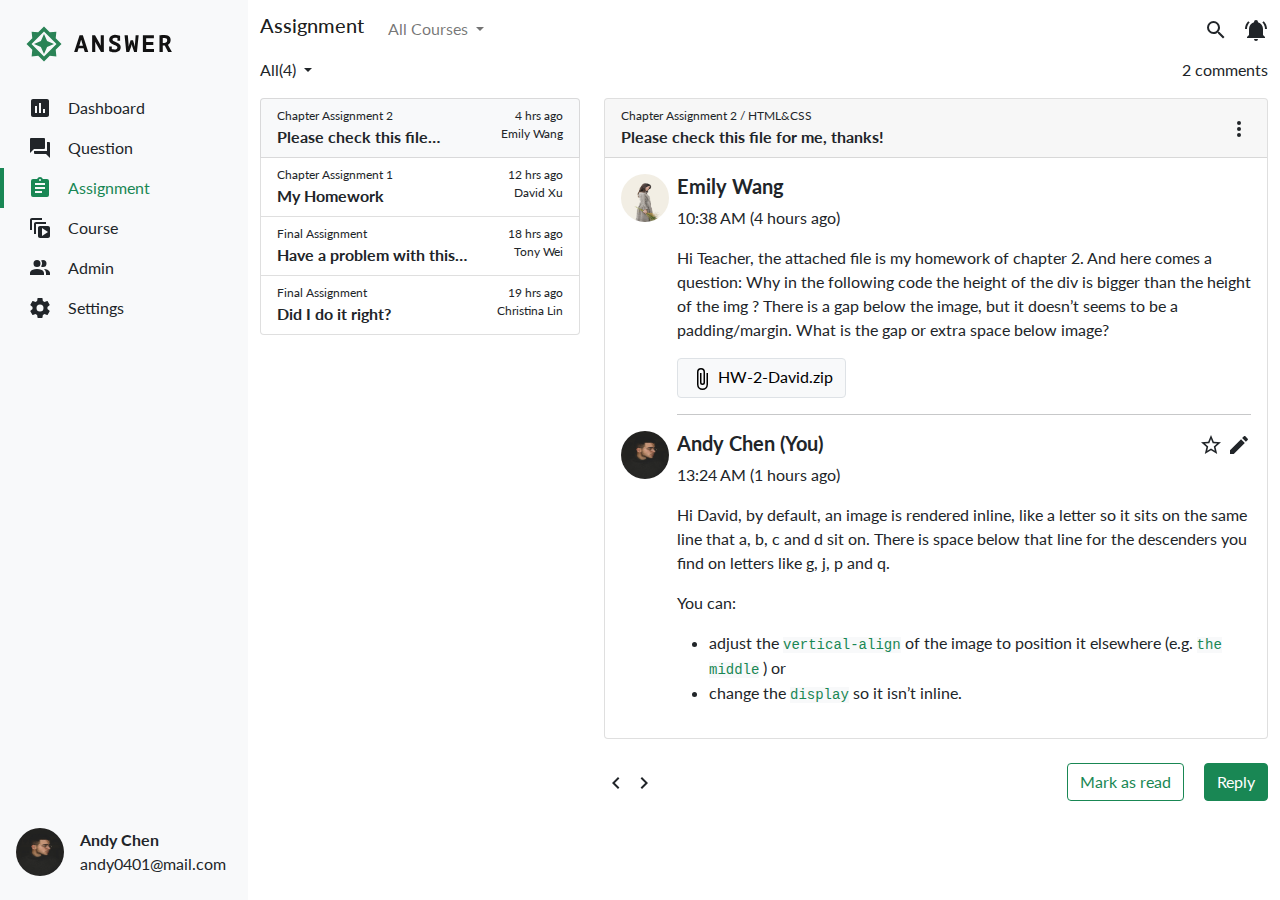
<file: index.html>
<!DOCTYPE html>
<html lang="en">

  <head>
    <meta charset="UTF-8">
    <meta name="viewport" content="width=device-width, initial-scale=1.0">
    <meta http-equiv="X-UA-Compatible" content="ie=edge">
    <title>week5</title>
    <link rel="stylesheet" href="https://cdnjs.cloudflare.com/ajax/libs/font-awesome/5.13.0/css/all.min.css" />
    <link rel="stylesheet" href="./assets/style/bootstrap.css">
    <link rel="stylesheet" href="./assets/style/all.css">
  </head>

  <body>
    <div class="body-container d-flex">
      <ul class="nav flex-column bg-light" style="height: 100vh;">
        <li>
          <a href="#"><img src="./assets/images/logo-ANSWER.svg" alt="logo" class="my-4 ps-4"></a>
        </li>
        <li class="nav-item border-start border-4 border-light">
          <a href="#" class="d-flex text-decoration-none ps-4 py-2">
            <svg style="width:24px;height:24px" viewBox="0 0 24 24" class="me-3">
              <path fill="currentColor"
                d="M19 3H5C3.9 3 3 3.9 3 5V19C3 20.1 3.9 21 5 21H19C20.1 21 21 20.1 21 19V5C21 3.9 20.1 3 19 3M9 17H7V10H9V17M13 17H11V7H13V17M17 17H15V13H17V17Z" />
            </svg>
            Dashboard
          </a>
        </li>
        <li class="nav-item border-start border-4 border-light">
          <a href="#" class="d-flex text-decoration-none ps-4 py-2">
            <svg style="width:24px;height:24px" viewBox="0 0 24 24" class="me-3">
              <path fill="currentColor"
                d="M17,12V3A1,1 0 0,0 16,2H3A1,1 0 0,0 2,3V17L6,13H16A1,1 0 0,0 17,12M21,6H19V15H6V17A1,1 0 0,0 7,18H18L22,22V7A1,1 0 0,0 21,6Z" />
            </svg>
            Question
          </a>
        </li>
        <li class="nav-item border-start border-4 border-success">
          <a href="./index.html" class="text-success d-flex align-items-center text-decoration-none  ps-4 py-2">
            <svg style="width:24px;height:24px" viewBox="0 0 24 24" class="me-3">
              <path fill="currentColor"
                d="M17,9H7V7H17M17,13H7V11H17M14,17H7V15H14M12,3A1,1 0 0,1 13,4A1,1 0 0,1 12,5A1,1 0 0,1 11,4A1,1 0 0,1 12,3M19,3H14.82C14.4,1.84 13.3,1 12,1C10.7,1 9.6,1.84 9.18,3H5A2,2 0 0,0 3,5V19A2,2 0 0,0 5,21H19A2,2 0 0,0 21,19V5A2,2 0 0,0 19,3Z" />
            </svg>
            Assignment
          </a>
        </li>
        <li class="nav-item border-start border-4 border-light">
          <a href="#" class="d-flex text-decoration-none ps-4 py-2">
            <svg style="width:24px;height:24px" viewBox="0 0 24 24" class="me-3">
              <path fill="currentColor"
                d="M4,2H14V4H4V14H2V4C2,2.89 2.89,2 4,2M8,6H18V8H8V18H6V8C6,6.89 6.89,6 8,6M12,10H20C21.11,10 22,10.89 22,12V20C22,21.11 21.11,22 20,22H12C10.89,22 10,21.11 10,20V12C10,10.89 10.89,10 12,10M14,12V20L20,16L14,12Z" />
            </svg>
            Course
          </a>
        </li>
        <li class="nav-item border-start border-4 border-light">
          <a href="./admin.html" class="d-flex text-decoration-none ps-4 py-2">
            <svg style="width:24px;height:24px" viewBox="0 0 24 24" class="me-3">
              <path fill="currentColor"
                d="M16 17V19H2V17S2 13 9 13 16 17 16 17M12.5 7.5A3.5 3.5 0 1 0 9 11A3.5 3.5 0 0 0 12.5 7.5M15.94 13A5.32 5.32 0 0 1 18 17V19H22V17S22 13.37 15.94 13M15 4A3.39 3.39 0 0 0 13.07 4.59A5 5 0 0 1 13.07 10.41A3.39 3.39 0 0 0 15 11A3.5 3.5 0 0 0 15 4Z" />
            </svg>
            Admin
          </a>
        </li>
        <li class="nav-item border-start border-4 border-light">
          <a href="#" class="d-flex align-items-center text-decoration-none ps-4 py-2">
            <svg style="width:24px;height:24px" viewBox="0 0 24 24" class="me-3">
              <path fill="currentColor"
                d="M12,15.5A3.5,3.5 0 0,1 8.5,12A3.5,3.5 0 0,1 12,8.5A3.5,3.5 0 0,1 15.5,12A3.5,3.5 0 0,1 12,15.5M19.43,12.97C19.47,12.65 19.5,12.33 19.5,12C19.5,11.67 19.47,11.34 19.43,11L21.54,9.37C21.73,9.22 21.78,8.95 21.66,8.73L19.66,5.27C19.54,5.05 19.27,4.96 19.05,5.05L16.56,6.05C16.04,5.66 15.5,5.32 14.87,5.07L14.5,2.42C14.46,2.18 14.25,2 14,2H10C9.75,2 9.54,2.18 9.5,2.42L9.13,5.07C8.5,5.32 7.96,5.66 7.44,6.05L4.95,5.05C4.73,4.96 4.46,5.05 4.34,5.27L2.34,8.73C2.21,8.95 2.27,9.22 2.46,9.37L4.57,11C4.53,11.34 4.5,11.67 4.5,12C4.5,12.33 4.53,12.65 4.57,12.97L2.46,14.63C2.27,14.78 2.21,15.05 2.34,15.27L4.34,18.73C4.46,18.95 4.73,19.03 4.95,18.95L7.44,17.94C7.96,18.34 8.5,18.68 9.13,18.93L9.5,21.58C9.54,21.82 9.75,22 10,22H14C14.25,22 14.46,21.82 14.5,21.58L14.87,18.93C15.5,18.67 16.04,18.34 16.56,17.94L19.05,18.95C19.27,19.03 19.54,18.95 19.66,18.73L21.66,15.27C21.78,15.05 21.73,14.78 21.54,14.63L19.43,12.97Z" />
            </svg>
            Settings
          </a>
        </li>
        <li class="d-flex align-items-center ps-3 mt-auto mb-4">
          <img src="./assets/images/andychen.jpeg" alt="andychen" class="rounded-circle me-3 flex-shrink-0"
            style="width: 3rem; height: 3rem;">
          <div class="info">
            <span class="fw-bold">Andy Chen</span>
            <span>andy0401@mail.com</span>
          </div>
        </li>
      </ul>
      <div class="container">
  <div class="row">
    <div class="col-12">
      <nav class="navbar navbar-expand-lg navbar-light">
        <h1 class="navbar-brand">Assignment</h1>
        <button class="navbar-toggler" type="button" data-bs-toggle="collapse" data-bs-target="#navbarSupportedContent"
          aria-controls="navbarSupportedContent" aria-expanded="false" aria-label="Toggle navigation">
          <span class="navbar-toggler-icon"></span>
        </button>
        <div class="collapse navbar-collapse" id="navbarSupportedContent">
          <ul class="navbar-nav me-auto mb-2 mb-lg-0">
            <li class="nav-item dropdown">
              <a class="nav-link dropdown-toggle" href="#" id="navbarDropdown" role="button" data-bs-toggle="dropdown"
                aria-expanded="false">
                All Courses
              </a>
              <ul class="dropdown-menu" aria-labelledby="navbarDropdown">
                <li><a class="dropdown-item" href="#">Action</a></li>
                <li><a class="dropdown-item" href="#">Another action</a></li>
                <li>
                  <hr class="dropdown-divider">
                </li>
                <li><a class="dropdown-item" href="#">Something else here</a></li>
              </ul>
            </li>
          </ul>
          <div class="d-flex align-items-center">
            <a href="#" class="me-3">
              <svg style="width:24px;height:24px" viewBox="0 0 24 24">
                <path fill="currentColor"
                  d="M9.5,3A6.5,6.5 0 0,1 16,9.5C16,11.11 15.41,12.59 14.44,13.73L14.71,14H15.5L20.5,19L19,20.5L14,15.5V14.71L13.73,14.44C12.59,15.41 11.11,16 9.5,16A6.5,6.5 0 0,1 3,9.5A6.5,6.5 0 0,1 9.5,3M9.5,5C7,5 5,7 5,9.5C5,12 7,14 9.5,14C12,14 14,12 14,9.5C14,7 12,5 9.5,5Z" />
              </svg>
            </a>
            <a href="#">
              <svg style="width:24px;height:24px" viewBox="0 0 24 24">
                <path fill="currentColor"
                  d="M21,19V20H3V19L5,17V11C5,7.9 7.03,5.17 10,4.29C10,4.19 10,4.1 10,4A2,2 0 0,1 12,2A2,2 0 0,1 14,4C14,4.1 14,4.19 14,4.29C16.97,5.17 19,7.9 19,11V17L21,19M14,21A2,2 0 0,1 12,23A2,2 0 0,1 10,21M19.75,3.19L18.33,4.61C20.04,6.3 21,8.6 21,11H23C23,8.07 21.84,5.25 19.75,3.19M1,11H3C3,8.6 3.96,6.3 5.67,4.61L4.25,3.19C2.16,5.25 1,8.07 1,11Z" />
              </svg>
            </a>
          </div>
        </div>
      </nav>
    </div>
    <div class="col-12 d-flex justify-content-between">
      <a class="text-decoration-none dropdown-toggle" href="#" id="navbarDropdown" role="button" data-bs-toggle="dropdown"
        aria-expanded="false">
        All(4)
      </a>
      <ul class="dropdown-menu" aria-labelledby="navbarDropdown">
        <li><a class="dropdown-item" href="#">Action</a></li>
        <li><a class="dropdown-item" href="#">Another action</a></li>
        <li>
          <a class="dropdown-item" href="#">Something else here</a>
        </li>
        <li><a class="dropdown-item" href="#">Something else here</a></li>
      </ul>
      <p>2 comments</p>
    </div>
    <div class="col-4">
      <ul class="list-group">
        <li class="list-group-item bg-light">
          <a href="#" class="text-decoration-none">
            <div class="list-title d-flex justify-content-between fs-8">
              <span>Chapter Assignment 2</span>
              <span>4 hrs ago</span>
            </div>
            <div class="list-content d-flex justify-content-between">
              <span class="fw-bold">Please check this file…</span>
              <span class="fs-8 gray">Emily Wang</span>
            </div>
          </a>
        </li>
        <li class="list-group-item">
          <a href="#" class="text-decoration-none">
            <div class="list-title d-flex justify-content-between fs-8">
              <span>Chapter Assignment 1</span>
              <span>12 hrs ago</span>
            </div>
            <div class="list-content d-flex justify-content-between">
              <span class="fw-bold">My Homework</span>
              <span class="fs-8">David Xu</span>
            </div>
          </a>
        </li>
        <li class="list-group-item">
          <a href="#" class="text-decoration-none">
            <div class="list-title d-flex justify-content-between fs-8">
              <span>Final Assignment</span>
              <span>18 hrs ago</span>
            </div>
            <div class="list-content d-flex justify-content-between">
              <span class="fw-bold">Have a problem with this…</span>
              <span class="fs-8">Tony Wei</span>
            </div>
          </a>
        </li>
        <li class="list-group-item">
          <a href="#" class="text-decoration-none">
            <div class="list-title d-flex justify-content-between fs-8">
              <span>Final Assignment</span>
              <span>19 hrs ago</span>
            </div>
            <div class="list-content d-flex justify-content-between">
              <span class="fw-bold">Did I do it right?</span>
              <span class="fs-8">Christina Lin</span>
            </div>
          </a>
        </li>
      </ul>
    </div>
    <div class="col-8">
      <div class="card">
        <div class="card-header">
          <div class="list-title d-flex justify-content-between align-items-center">
            <div class="mission-title d-flex flex-column">
              <span class="fs-8">Chapter Assignment 2 / HTML&CSS</span>
              <span class="fw-bold">Please check this file for me, thanks!</span>
            </div>
            <a href="#">
              <svg style="width:24px;height:24px" viewBox="0 0 24 24">
                <path fill="currentColor"
                  d="M12,16A2,2 0 0,1 14,18A2,2 0 0,1 12,20A2,2 0 0,1 10,18A2,2 0 0,1 12,16M12,10A2,2 0 0,1 14,12A2,2 0 0,1 12,14A2,2 0 0,1 10,12A2,2 0 0,1 12,10M12,4A2,2 0 0,1 14,6A2,2 0 0,1 12,8A2,2 0 0,1 10,6A2,2 0 0,1 12,4Z" />
              </svg>
            </a>
          </div>
        </div>
        <div class="card-body">
          <div class="student-section d-flex">
            <img src="./assets/images/emilywang.jpeg" alt="emilywang" class="rounded-circle flex-shrink-0 me-2"
              style="width: 3rem; height: 3rem;">
            <div class="student-content">
              <h5 class="fw-bold">Emily Wang</h5>
              <p>10:38 AM (4 hours ago)</p>
              <p>Hi Teacher, the attached file is my homework of chapter 2. And here comes a question: Why in the
                following code the
                height of the div is bigger than the height of the img ? There is a gap below the image, but it doesn’t
                seems to be
                a
                padding/margin. What is the gap or extra space below image?</p>
              <a href="#" class="btn btn-light border">
                <svg style="width:24px;height:24px" viewBox="0 0 24 24">
                  <path fill="currentColor"
                    d="M16.5,6V17.5A4,4 0 0,1 12.5,21.5A4,4 0 0,1 8.5,17.5V5A2.5,2.5 0 0,1 11,2.5A2.5,2.5 0 0,1 13.5,5V15.5A1,1 0 0,1 12.5,16.5A1,1 0 0,1 11.5,15.5V6H10V15.5A2.5,2.5 0 0,0 12.5,18A2.5,2.5 0 0,0 15,15.5V5A4,4 0 0,0 11,1A4,4 0 0,0 7,5V17.5A5.5,5.5 0 0,0 12.5,23A5.5,5.5 0 0,0 18,17.5V6H16.5Z" />
                </svg>
                HW-2-David.zip
              </a>
              <hr>
            </div>
          </div>
          <div class="reply-section d-flex">
            <img src="./assets/images/andychen.jpeg" alt="andychen" class="rounded-circle me-2 flex-shrink-0"
              style="width: 3rem; height: 3rem;">
            <div class="reply-content">
              <div class="reply-title d-flex justify-content-between">
                <div class="reply-title__text">
                  <div class="reply-title__name">
                    <h5 class="fw-bold">Andy Chen (You)</h5>
                    <p>13:24 AM (1 hours ago)</p>
                  </div>
                </div>
                <div class="reply-text__icon">
                  <a href="#" class="text-decoration-none">
                    <svg style="width:24px;height:24px" viewBox="0 0 24 24">
                      <path fill="currentColor"
                        d="M12,15.39L8.24,17.66L9.23,13.38L5.91,10.5L10.29,10.13L12,6.09L13.71,10.13L18.09,10.5L14.77,13.38L15.76,17.66M22,9.24L14.81,8.63L12,2L9.19,8.63L2,9.24L7.45,13.97L5.82,21L12,17.27L18.18,21L16.54,13.97L22,9.24Z" />
                    </svg>
                  </a>
                  <a href="#" class="text-decoration-none">
                    <svg style="width:24px;height:24px" viewBox="0 0 24 24">
                      <path fill="currentColor"
                        d="M20.71,7.04C21.1,6.65 21.1,6 20.71,5.63L18.37,3.29C18,2.9 17.35,2.9 16.96,3.29L15.12,5.12L18.87,8.87M3,17.25V21H6.75L17.81,9.93L14.06,6.18L3,17.25Z" />
                    </svg>
                  </a>
                </div>
              </div>
              <p>Hi David, by default, an image is rendered inline, like a letter so it sits on the same line that a, b, c
                and d sit
                on.
                There is space below that line for the descenders you find on letters like g, j, p and q.
              </p>
              <p>You can:</p>
              <ul>
                <li>adjust the <code class="text-success bg-light">vertical-align</code> of the image to position it elsewhere (e.g. <code class="text-success bg-light">the middle</code> ) or</li>
                <li>change the <code class="text-success bg-light">display</code> so it isn’t inline.</li>
              </ul>
              
            </div>
          </div>
        </div>
      </div>
      <div class="my-4 d-flex align-items-center justify-content-between">
        <div>
          <a href="#" class="text-decoration-none">
            <svg style="width:24px;height:24px" viewBox="0 0 24 24">
              <path fill="currentColor" d="M15.41,16.58L10.83,12L15.41,7.41L14,6L8,12L14,18L15.41,16.58Z" />
            </svg>
          </a>
          <a href="#" class="text-decoration-none">
            <svg style="width:24px;height:24px" viewBox="0 0 24 24">
              <path fill="currentColor" d="M8.59,16.58L13.17,12L8.59,7.41L10,6L16,12L10,18L8.59,16.58Z" />
            </svg>
          </a>
        </div>
        <div>
          <a type="button" class="btn btn-outline-success me-3">Mark as read</a>
          <a type="button" class="btn btn-success" data-bs-toggle="card" data-bs-target="#replySlot">Reply</a>
        </div>
      </div>
      <!-- <div class="card" id="replySlot">
            <div class="card-header">
              Featured
            </div>
            <div class="card-body">
              <h5 class="card-title">Special title treatment</h5>
              <p class="card-text">With supporting text below as a natural lead-in to additional content.</p>
              <a type="button" class="btn btn-outline-success">Mark as read</a>
              <a type="button" class="btn btn-success">Reply</a>
            </div>
          </div> -->
    </div>
  </div>
</div>




    </div>
    
  
    <script src="./assets/js/vendors.js"></script>
    <script src="./assets/js/all.js"></script>
  </body>

</html>
</file>
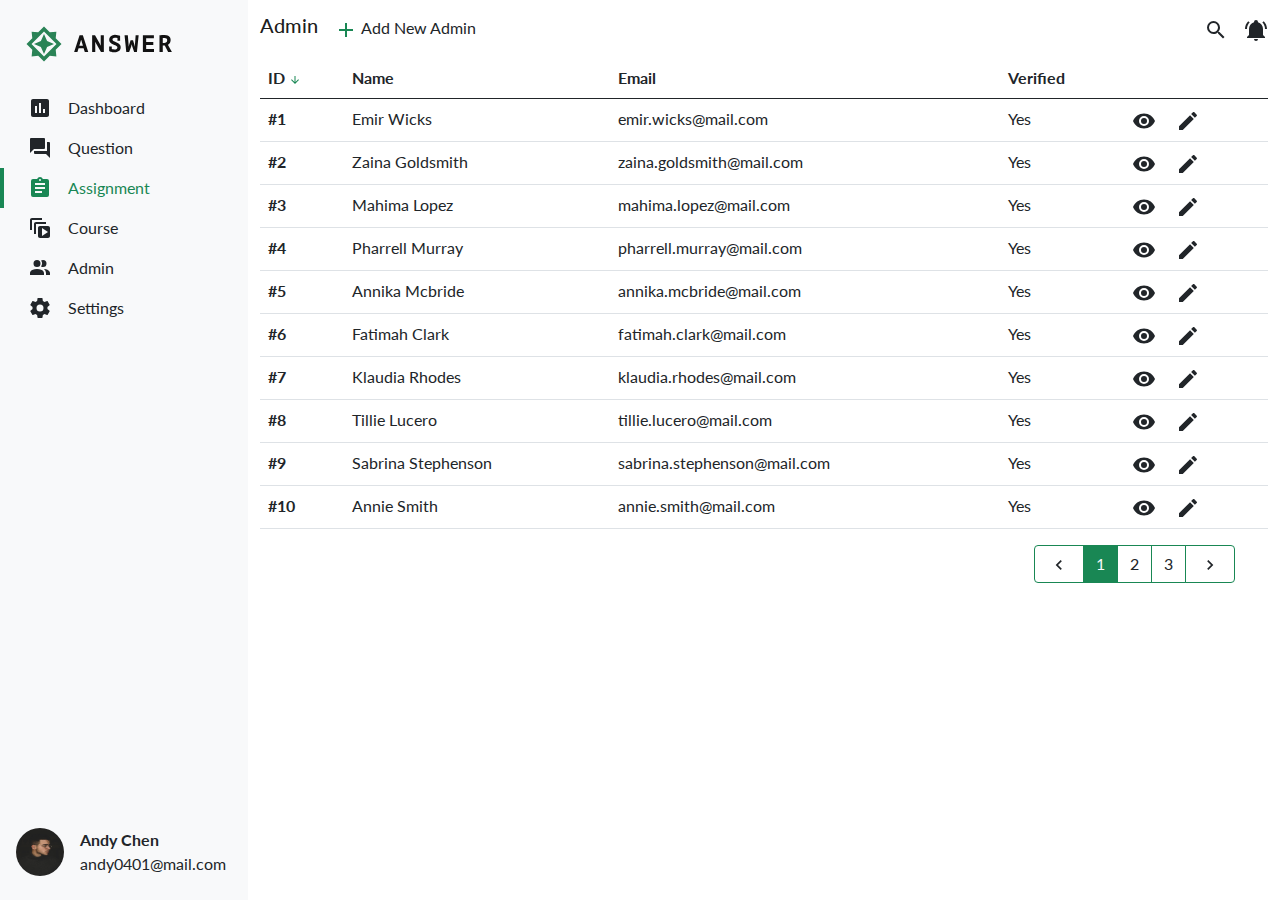
<file: admin.html>
<!DOCTYPE html>
<html lang="en">

  <head>
    <meta charset="UTF-8">
    <meta name="viewport" content="width=device-width, initial-scale=1.0">
    <meta http-equiv="X-UA-Compatible" content="ie=edge">
    <title>week5</title>
    <link rel="stylesheet" href="https://cdnjs.cloudflare.com/ajax/libs/font-awesome/5.13.0/css/all.min.css" />
    <link rel="stylesheet" href="./assets/style/bootstrap.css">
    <link rel="stylesheet" href="./assets/style/all.css">
  </head>

  <body>
    <div class="body-container d-flex">
      <ul class="nav flex-column bg-light" style="height: 100vh;">
        <li>
          <a href="#"><img src="./assets/images/logo-ANSWER.svg" alt="logo" class="my-4 ps-4"></a>
        </li>
        <li class="nav-item border-start border-4 border-light">
          <a href="#" class="d-flex text-decoration-none ps-4 py-2">
            <svg style="width:24px;height:24px" viewBox="0 0 24 24" class="me-3">
              <path fill="currentColor"
                d="M19 3H5C3.9 3 3 3.9 3 5V19C3 20.1 3.9 21 5 21H19C20.1 21 21 20.1 21 19V5C21 3.9 20.1 3 19 3M9 17H7V10H9V17M13 17H11V7H13V17M17 17H15V13H17V17Z" />
            </svg>
            Dashboard
          </a>
        </li>
        <li class="nav-item border-start border-4 border-light">
          <a href="#" class="d-flex text-decoration-none ps-4 py-2">
            <svg style="width:24px;height:24px" viewBox="0 0 24 24" class="me-3">
              <path fill="currentColor"
                d="M17,12V3A1,1 0 0,0 16,2H3A1,1 0 0,0 2,3V17L6,13H16A1,1 0 0,0 17,12M21,6H19V15H6V17A1,1 0 0,0 7,18H18L22,22V7A1,1 0 0,0 21,6Z" />
            </svg>
            Question
          </a>
        </li>
        <li class="nav-item border-start border-4 border-success">
          <a href="./index.html" class="text-success d-flex align-items-center text-decoration-none  ps-4 py-2">
            <svg style="width:24px;height:24px" viewBox="0 0 24 24" class="me-3">
              <path fill="currentColor"
                d="M17,9H7V7H17M17,13H7V11H17M14,17H7V15H14M12,3A1,1 0 0,1 13,4A1,1 0 0,1 12,5A1,1 0 0,1 11,4A1,1 0 0,1 12,3M19,3H14.82C14.4,1.84 13.3,1 12,1C10.7,1 9.6,1.84 9.18,3H5A2,2 0 0,0 3,5V19A2,2 0 0,0 5,21H19A2,2 0 0,0 21,19V5A2,2 0 0,0 19,3Z" />
            </svg>
            Assignment
          </a>
        </li>
        <li class="nav-item border-start border-4 border-light">
          <a href="#" class="d-flex text-decoration-none ps-4 py-2">
            <svg style="width:24px;height:24px" viewBox="0 0 24 24" class="me-3">
              <path fill="currentColor"
                d="M4,2H14V4H4V14H2V4C2,2.89 2.89,2 4,2M8,6H18V8H8V18H6V8C6,6.89 6.89,6 8,6M12,10H20C21.11,10 22,10.89 22,12V20C22,21.11 21.11,22 20,22H12C10.89,22 10,21.11 10,20V12C10,10.89 10.89,10 12,10M14,12V20L20,16L14,12Z" />
            </svg>
            Course
          </a>
        </li>
        <li class="nav-item border-start border-4 border-light">
          <a href="./admin.html" class="d-flex text-decoration-none ps-4 py-2">
            <svg style="width:24px;height:24px" viewBox="0 0 24 24" class="me-3">
              <path fill="currentColor"
                d="M16 17V19H2V17S2 13 9 13 16 17 16 17M12.5 7.5A3.5 3.5 0 1 0 9 11A3.5 3.5 0 0 0 12.5 7.5M15.94 13A5.32 5.32 0 0 1 18 17V19H22V17S22 13.37 15.94 13M15 4A3.39 3.39 0 0 0 13.07 4.59A5 5 0 0 1 13.07 10.41A3.39 3.39 0 0 0 15 11A3.5 3.5 0 0 0 15 4Z" />
            </svg>
            Admin
          </a>
        </li>
        <li class="nav-item border-start border-4 border-light">
          <a href="#" class="d-flex align-items-center text-decoration-none ps-4 py-2">
            <svg style="width:24px;height:24px" viewBox="0 0 24 24" class="me-3">
              <path fill="currentColor"
                d="M12,15.5A3.5,3.5 0 0,1 8.5,12A3.5,3.5 0 0,1 12,8.5A3.5,3.5 0 0,1 15.5,12A3.5,3.5 0 0,1 12,15.5M19.43,12.97C19.47,12.65 19.5,12.33 19.5,12C19.5,11.67 19.47,11.34 19.43,11L21.54,9.37C21.73,9.22 21.78,8.95 21.66,8.73L19.66,5.27C19.54,5.05 19.27,4.96 19.05,5.05L16.56,6.05C16.04,5.66 15.5,5.32 14.87,5.07L14.5,2.42C14.46,2.18 14.25,2 14,2H10C9.75,2 9.54,2.18 9.5,2.42L9.13,5.07C8.5,5.32 7.96,5.66 7.44,6.05L4.95,5.05C4.73,4.96 4.46,5.05 4.34,5.27L2.34,8.73C2.21,8.95 2.27,9.22 2.46,9.37L4.57,11C4.53,11.34 4.5,11.67 4.5,12C4.5,12.33 4.53,12.65 4.57,12.97L2.46,14.63C2.27,14.78 2.21,15.05 2.34,15.27L4.34,18.73C4.46,18.95 4.73,19.03 4.95,18.95L7.44,17.94C7.96,18.34 8.5,18.68 9.13,18.93L9.5,21.58C9.54,21.82 9.75,22 10,22H14C14.25,22 14.46,21.82 14.5,21.58L14.87,18.93C15.5,18.67 16.04,18.34 16.56,17.94L19.05,18.95C19.27,19.03 19.54,18.95 19.66,18.73L21.66,15.27C21.78,15.05 21.73,14.78 21.54,14.63L19.43,12.97Z" />
            </svg>
            Settings
          </a>
        </li>
        <li class="d-flex align-items-center ps-3 mt-auto mb-4">
          <img src="./assets/images/andychen.jpeg" alt="andychen" class="rounded-circle me-3 flex-shrink-0"
            style="width: 3rem; height: 3rem;">
          <div class="info">
            <span class="fw-bold">Andy Chen</span>
            <span>andy0401@mail.com</span>
          </div>
        </li>
      </ul>
      
<div class="container">
    <div class="row">
        <div class="col-12">
            <nav class="navbar navbar-expand-lg navbar-light">
                <h1 class="navbar-brand">Admin</h1>
                <button class="navbar-toggler" type="button" data-bs-toggle="collapse" data-bs-target="#navbarSupportedContent"
                    aria-controls="navbarSupportedContent" aria-expanded="false" aria-label="Toggle navigation">
                    <span class="navbar-toggler-icon"></span>
                </button>
                <a href="#" data-bs-toggle="modal" data-bs-target="#addAdmin" class="text-decoration-none">
                    <svg style="width:24px;height:24px" viewBox="0 0 24 24" class="text-success">
                        <path fill="currentColor" d="M19,13H13V19H11V13H5V11H11V5H13V11H19V13Z" />
                    </svg>
                    Add New Admin
                </a>
                <form class="d-flex align-items-center ms-auto">
                    <a href="#" class="me-3">
                        <svg style="width:24px;height:24px" viewBox="0 0 24 24">
                            <path fill="currentColor"
                                d="M9.5,3A6.5,6.5 0 0,1 16,9.5C16,11.11 15.41,12.59 14.44,13.73L14.71,14H15.5L20.5,19L19,20.5L14,15.5V14.71L13.73,14.44C12.59,15.41 11.11,16 9.5,16A6.5,6.5 0 0,1 3,9.5A6.5,6.5 0 0,1 9.5,3M9.5,5C7,5 5,7 5,9.5C5,12 7,14 9.5,14C12,14 14,12 14,9.5C14,7 12,5 9.5,5Z" />
                        </svg>
                    </a>
                    <a href="#">
                        <svg style="width:24px;height:24px" viewBox="0 0 24 24">
                            <path fill="currentColor"
                                d="M21,19V20H3V19L5,17V11C5,7.9 7.03,5.17 10,4.29C10,4.19 10,4.1 10,4A2,2 0 0,1 12,2A2,2 0 0,1 14,4C14,4.1 14,4.19 14,4.29C16.97,5.17 19,7.9 19,11V17L21,19M14,21A2,2 0 0,1 12,23A2,2 0 0,1 10,21M19.75,3.19L18.33,4.61C20.04,6.3 21,8.6 21,11H23C23,8.07 21.84,5.25 19.75,3.19M1,11H3C3,8.6 3.96,6.3 5.67,4.61L4.25,3.19C2.16,5.25 1,8.07 1,11Z" />
                        </svg>
                    </a>
                </form>
            </nav>
        </div>
        <div class="col-12">
            <table class="table table-hover">
                <thead>
                    <tr>
                        <th scope="col">
                            ID
                            <svg style="width:12px;height:12px" viewBox="0 0 24 24" class="text-success">
                                <path fill="currentColor"
                                    d="M11,4H13V16L18.5,10.5L19.92,11.92L12,19.84L4.08,11.92L5.5,10.5L11,16V4Z" />
                            </svg>
                        </th>
                        <th scope="col">Name</th>
                        <th scope="col">Email</th>
                        <th scope="col">Verified</th>
                        <th scope="col"></th>
                    </tr>
                </thead>
                <tbody>
                    <tr data-bs-toggle="modal" data-bs-target="#studentInfo">
                        <th scope="row">#1</th>
                        <td>Emir Wicks</td>
                        <td>emir.wicks@mail.com</td>
                        <td>Yes</td>
                        <td>
                            <a href="#" class="text-decoration-none">
                                <svg style="width:24px;height:24px" viewBox="0 0 24 24" class="me-3">
                                    <path fill="currentColor"
                                        d="M12,9A3,3 0 0,0 9,12A3,3 0 0,0 12,15A3,3 0 0,0 15,12A3,3 0 0,0 12,9M12,17A5,5 0 0,1 7,12A5,5 0 0,1 12,7A5,5 0 0,1 17,12A5,5 0 0,1 12,17M12,4.5C7,4.5 2.73,7.61 1,12C2.73,16.39 7,19.5 12,19.5C17,19.5 21.27,16.39 23,12C21.27,7.61 17,4.5 12,4.5Z" />
                                </svg>
                            </a>
                            <a href="#" class="text-decoration-none" data-bs-toggle="modal" data-bs-target="#editAdmin">
                                <svg style="width:24px;height:24px" viewBox="0 0 24 24">
                                    <path fill="currentColor"
                                        d="M20.71,7.04C21.1,6.65 21.1,6 20.71,5.63L18.37,3.29C18,2.9 17.35,2.9 16.96,3.29L15.12,5.12L18.87,8.87M3,17.25V21H6.75L17.81,9.93L14.06,6.18L3,17.25Z" />
                                </svg>
                            </a>
                        </td>
                    </tr>
                    <tr>
                        <th scope="row">#2</th>
                        <td>Zaina Goldsmith</td>
                        <td>zaina.goldsmith@mail.com</td>
                        <td>Yes</td>
                        <td>
                            <a href="#" class="text-decoration-none">
                                <svg style="width:24px;height:24px" viewBox="0 0 24 24" class="me-3">
                                    <path fill="currentColor"
                                        d="M12,9A3,3 0 0,0 9,12A3,3 0 0,0 12,15A3,3 0 0,0 15,12A3,3 0 0,0 12,9M12,17A5,5 0 0,1 7,12A5,5 0 0,1 12,7A5,5 0 0,1 17,12A5,5 0 0,1 12,17M12,4.5C7,4.5 2.73,7.61 1,12C2.73,16.39 7,19.5 12,19.5C17,19.5 21.27,16.39 23,12C21.27,7.61 17,4.5 12,4.5Z" />
                                </svg>
                            </a>
                            <a href="#" class="text-decoration-none">
                                <svg style="width:24px;height:24px" viewBox="0 0 24 24">
                                    <path fill="currentColor"
                                        d="M20.71,7.04C21.1,6.65 21.1,6 20.71,5.63L18.37,3.29C18,2.9 17.35,2.9 16.96,3.29L15.12,5.12L18.87,8.87M3,17.25V21H6.75L17.81,9.93L14.06,6.18L3,17.25Z" />
                                </svg>
                            </a>
                        </td>
                    </tr>
                    <tr>
                        <th scope="row">#3</th>
                        <td>Mahima Lopez</td>
                        <td>mahima.lopez@mail.com</td>
                        <td>Yes</td>
                        <td>
                            <a href="#" class="text-decoration-none">
                                <svg style="width:24px;height:24px" viewBox="0 0 24 24" class="me-3">
                                    <path fill="currentColor"
                                        d="M12,9A3,3 0 0,0 9,12A3,3 0 0,0 12,15A3,3 0 0,0 15,12A3,3 0 0,0 12,9M12,17A5,5 0 0,1 7,12A5,5 0 0,1 12,7A5,5 0 0,1 17,12A5,5 0 0,1 12,17M12,4.5C7,4.5 2.73,7.61 1,12C2.73,16.39 7,19.5 12,19.5C17,19.5 21.27,16.39 23,12C21.27,7.61 17,4.5 12,4.5Z" />
                                </svg>
                            </a>
                            <a href="#" class="text-decoration-none">
                                <svg style="width:24px;height:24px" viewBox="0 0 24 24">
                                    <path fill="currentColor"
                                        d="M20.71,7.04C21.1,6.65 21.1,6 20.71,5.63L18.37,3.29C18,2.9 17.35,2.9 16.96,3.29L15.12,5.12L18.87,8.87M3,17.25V21H6.75L17.81,9.93L14.06,6.18L3,17.25Z" />
                                </svg>
                            </a>
                        </td>
                    </tr>
                    <tr>
                        <th scope="row">#4</th>
                        <td>Pharrell Murray</td>
                        <td>pharrell.murray@mail.com</td>
                        <td>Yes</td>
                        <td>
                            <a href="#" class="text-decoration-none">
                                <svg style="width:24px;height:24px" viewBox="0 0 24 24" class="me-3">
                                    <path fill="currentColor"
                                        d="M12,9A3,3 0 0,0 9,12A3,3 0 0,0 12,15A3,3 0 0,0 15,12A3,3 0 0,0 12,9M12,17A5,5 0 0,1 7,12A5,5 0 0,1 12,7A5,5 0 0,1 17,12A5,5 0 0,1 12,17M12,4.5C7,4.5 2.73,7.61 1,12C2.73,16.39 7,19.5 12,19.5C17,19.5 21.27,16.39 23,12C21.27,7.61 17,4.5 12,4.5Z" />
                                </svg>
                            </a>
                            <a href="#" class="text-decoration-none">
                                <svg style="width:24px;height:24px" viewBox="0 0 24 24">
                                    <path fill="currentColor"
                                        d="M20.71,7.04C21.1,6.65 21.1,6 20.71,5.63L18.37,3.29C18,2.9 17.35,2.9 16.96,3.29L15.12,5.12L18.87,8.87M3,17.25V21H6.75L17.81,9.93L14.06,6.18L3,17.25Z" />
                                </svg>
                            </a>
                        </td>
                    </tr>
                    <tr>
                        <th scope="row">#5</th>
                        <td>Annika Mcbride</td>
                        <td>annika.mcbride@mail.com</td>
                        <td>Yes</td>
                        <td>
                            <a href="#" class="text-decoration-none">
                                <svg style="width:24px;height:24px" viewBox="0 0 24 24" class="me-3">
                                    <path fill="currentColor"
                                        d="M12,9A3,3 0 0,0 9,12A3,3 0 0,0 12,15A3,3 0 0,0 15,12A3,3 0 0,0 12,9M12,17A5,5 0 0,1 7,12A5,5 0 0,1 12,7A5,5 0 0,1 17,12A5,5 0 0,1 12,17M12,4.5C7,4.5 2.73,7.61 1,12C2.73,16.39 7,19.5 12,19.5C17,19.5 21.27,16.39 23,12C21.27,7.61 17,4.5 12,4.5Z" />
                                </svg>
                            </a>
                            <a href="#" class="text-decoration-none">
                                <svg style="width:24px;height:24px" viewBox="0 0 24 24">
                                    <path fill="currentColor"
                                        d="M20.71,7.04C21.1,6.65 21.1,6 20.71,5.63L18.37,3.29C18,2.9 17.35,2.9 16.96,3.29L15.12,5.12L18.87,8.87M3,17.25V21H6.75L17.81,9.93L14.06,6.18L3,17.25Z" />
                                </svg>
                            </a>
                        </td>
                    </tr>
                    <tr>
                        <th scope="row">#6</th>
                        <td>Fatimah Clark</td>
                        <td>fatimah.clark@mail.com</td>
                        <td>Yes</td>
                        <td>
                            <a href="#" class="text-decoration-none">
                                <svg style="width:24px;height:24px" viewBox="0 0 24 24" class="me-3">
                                    <path fill="currentColor"
                                        d="M12,9A3,3 0 0,0 9,12A3,3 0 0,0 12,15A3,3 0 0,0 15,12A3,3 0 0,0 12,9M12,17A5,5 0 0,1 7,12A5,5 0 0,1 12,7A5,5 0 0,1 17,12A5,5 0 0,1 12,17M12,4.5C7,4.5 2.73,7.61 1,12C2.73,16.39 7,19.5 12,19.5C17,19.5 21.27,16.39 23,12C21.27,7.61 17,4.5 12,4.5Z" />
                                </svg>
                            </a>
                            <a href="#" class="text-decoration-none">
                                <svg style="width:24px;height:24px" viewBox="0 0 24 24">
                                    <path fill="currentColor"
                                        d="M20.71,7.04C21.1,6.65 21.1,6 20.71,5.63L18.37,3.29C18,2.9 17.35,2.9 16.96,3.29L15.12,5.12L18.87,8.87M3,17.25V21H6.75L17.81,9.93L14.06,6.18L3,17.25Z" />
                                </svg>
                            </a>
                        </td>
                    </tr>
                    <tr>
                        <th scope="row">#7</th>
                        <td>Klaudia Rhodes</td>
                        <td>klaudia.rhodes@mail.com</td>
                        <td>Yes</td>
                        <td>
                            <a href="#" class="text-decoration-none">
                                <svg style="width:24px;height:24px" viewBox="0 0 24 24" class="me-3">
                                    <path fill="currentColor"
                                        d="M12,9A3,3 0 0,0 9,12A3,3 0 0,0 12,15A3,3 0 0,0 15,12A3,3 0 0,0 12,9M12,17A5,5 0 0,1 7,12A5,5 0 0,1 12,7A5,5 0 0,1 17,12A5,5 0 0,1 12,17M12,4.5C7,4.5 2.73,7.61 1,12C2.73,16.39 7,19.5 12,19.5C17,19.5 21.27,16.39 23,12C21.27,7.61 17,4.5 12,4.5Z" />
                                </svg>
                            </a>
                            <a href="#" class="text-decoration-none">
                                <svg style="width:24px;height:24px" viewBox="0 0 24 24">
                                    <path fill="currentColor"
                                        d="M20.71,7.04C21.1,6.65 21.1,6 20.71,5.63L18.37,3.29C18,2.9 17.35,2.9 16.96,3.29L15.12,5.12L18.87,8.87M3,17.25V21H6.75L17.81,9.93L14.06,6.18L3,17.25Z" />
                                </svg>
                            </a>
                        </td>
                    </tr>
                    <tr>
                        <th scope="row">#8</th>
                        <td>Tillie Lucero</td>
                        <td>tillie.lucero@mail.com</td>
                        <td>Yes</td>
                        <td>
                            <a href="#" class="text-decoration-none">
                                <svg style="width:24px;height:24px" viewBox="0 0 24 24" class="me-3">
                                    <path fill="currentColor"
                                        d="M12,9A3,3 0 0,0 9,12A3,3 0 0,0 12,15A3,3 0 0,0 15,12A3,3 0 0,0 12,9M12,17A5,5 0 0,1 7,12A5,5 0 0,1 12,7A5,5 0 0,1 17,12A5,5 0 0,1 12,17M12,4.5C7,4.5 2.73,7.61 1,12C2.73,16.39 7,19.5 12,19.5C17,19.5 21.27,16.39 23,12C21.27,7.61 17,4.5 12,4.5Z" />
                                </svg>
                            </a>
                            <a href="#" class="text-decoration-none">
                                <svg style="width:24px;height:24px" viewBox="0 0 24 24">
                                    <path fill="currentColor"
                                        d="M20.71,7.04C21.1,6.65 21.1,6 20.71,5.63L18.37,3.29C18,2.9 17.35,2.9 16.96,3.29L15.12,5.12L18.87,8.87M3,17.25V21H6.75L17.81,9.93L14.06,6.18L3,17.25Z" />
                                </svg>
                            </a>
                        </td>
                    </tr>
                    <tr>
                        <th scope="row">#9</th>
                        <td>Sabrina Stephenson</td>
                        <td>sabrina.stephenson@mail.com</td>
                        <td>Yes</td>
                        <td>
                            <a href="#" class="text-decoration-none">
                                <svg style="width:24px;height:24px" viewBox="0 0 24 24" class="me-3">
                                    <path fill="currentColor"
                                        d="M12,9A3,3 0 0,0 9,12A3,3 0 0,0 12,15A3,3 0 0,0 15,12A3,3 0 0,0 12,9M12,17A5,5 0 0,1 7,12A5,5 0 0,1 12,7A5,5 0 0,1 17,12A5,5 0 0,1 12,17M12,4.5C7,4.5 2.73,7.61 1,12C2.73,16.39 7,19.5 12,19.5C17,19.5 21.27,16.39 23,12C21.27,7.61 17,4.5 12,4.5Z" />
                                </svg>
                            </a>
                            <a href="#" class="text-decoration-none">
                                <svg style="width:24px;height:24px" viewBox="0 0 24 24">
                                    <path fill="currentColor"
                                        d="M20.71,7.04C21.1,6.65 21.1,6 20.71,5.63L18.37,3.29C18,2.9 17.35,2.9 16.96,3.29L15.12,5.12L18.87,8.87M3,17.25V21H6.75L17.81,9.93L14.06,6.18L3,17.25Z" />
                                </svg>
                            </a>
                        </td>
                    </tr>
                    <tr>
                        <th scope="row">#10</th>
                        <td>Annie Smith</td>
                        <td>annie.smith@mail.com</td>
                        <td>Yes</td>
                        <td>
                            <a href="#" class="text-decoration-none">
                                <svg style="width:24px;height:24px" viewBox="0 0 24 24" class="me-3">
                                    <path fill="currentColor"
                                        d="M12,9A3,3 0 0,0 9,12A3,3 0 0,0 12,15A3,3 0 0,0 15,12A3,3 0 0,0 12,9M12,17A5,5 0 0,1 7,12A5,5 0 0,1 12,7A5,5 0 0,1 17,12A5,5 0 0,1 12,17M12,4.5C7,4.5 2.73,7.61 1,12C2.73,16.39 7,19.5 12,19.5C17,19.5 21.27,16.39 23,12C21.27,7.61 17,4.5 12,4.5Z" />
                                </svg>
                            </a>
                            <a href="#" class="text-decoration-none">
                                <svg style="width:24px;height:24px" viewBox="0 0 24 24">
                                    <path fill="currentColor"
                                        d="M20.71,7.04C21.1,6.65 21.1,6 20.71,5.63L18.37,3.29C18,2.9 17.35,2.9 16.96,3.29L15.12,5.12L18.87,8.87M3,17.25V21H6.75L17.81,9.93L14.06,6.18L3,17.25Z" />
                                </svg>
                            </a>
                        </td>
                    </tr>
                </tbody>
            </table>
        </div>
        <div class="col-3 ms-auto">
            <nav aria-label="Page navigation ms-auto">
                <ul class="pagination">
                    <li class="page-item">
                        <a class="page-link border-success" href="#">
                            <svg style="width:24px;height:20px;" viewBox="0 0 24 24" aria-hidden="true">
                                <path fill="currentColor" d="M15.41,16.58L10.83,12L15.41,7.41L14,6L8,12L14,18L15.41,16.58Z" />
                            </svg>
                        </a>
                    </li>
                    <li class="page-item"><a class="page-link bg-success text-light border-success" href="#">1</a></li>
                    <li class="page-item"><a class="page-link border-success" href="#">2</a></li>
                    <li class="page-item"><a class="page-link border-success" href="#">3</a></li>
                    <li class="page-item">
                        <a class="page-link border-success" href="#">
                            <svg style="width:24px;height:20px" viewBox="0 0 24 24" aria-hidden="true">
                                <path fill="currentColor" d="M8.59,16.58L13.17,12L8.59,7.41L10,6L16,12L10,18L8.59,16.58Z" />
                            </svg>
                        </a>
                    </li>
                </ul>
            </nav>
        </div>
    </div>
</div>

<!-- Modal studentInfo -->
<div class="modal fade" id="studentInfo" tabindex="-1" aria-labelledby="exampleModalLabel" aria-hidden="true">
    <div class="modal-dialog modal-dialog-centered">
        <div class="modal-content">
            <div class="modal-body d-flex justify-content-between">
                <img src="./assets/images/emir.jpeg" alt="emir" class="flex-shrink-0 w-50" style="height: 50%;">
                <div class="studentInfo__content" style="width: 45%;">
                    <div class="studentInfo__header d-flex justify-content-between">
                        #1
                        <button type="button" class="btn-close" data-bs-dismiss="modal" aria-label="Close"></button>
                    </div>
                    <div class="studentInfo__body">
                        <span>Admin</span>
                        <h4>Emir Wicks</h4>
                        <span>emir.wicks@mail.com</span>
                    </div>
                    <div class="studentInfo__footer">
                </div>
                    <div class="accordion accordion-flush" id="accordionExample">
                        <div class="accordion-item">
                            <h2 class="accordion-header" id="headingOne">
                                <button class="accordion-button" type="button" data-bs-toggle="collapse"
                                    data-bs-target="#collapseOne" data-bs-parent="#accordionExample" aria-expanded="true"
                                    aria-controls="collapseOne">
                                    <code class="bg-light text-dark p-1">Verified</code>
                                </button>
                            </h2>
                            <div id="collapseOne" class="accordion-collapse collapse show"
                                aria-labelledby="headingOne" data-bs-parent="#accordionExample">
                                <div class="accordion-body">
                                    <a type="button" class="btn btn-outline-danger me-3">Deactive</a>
                                    <a type="button" class="btn btn-success" data-bs-toggle="card" data-bs-target="#replySlot">Edit</a>
                                </div>
                            </div>
                        </div>
                    </div>
                </div>
            </div>
        </div>
    </div>
</div>

<!-- Modal addAdmin -->
<div class="modal fade" id="addAdmin" tabindex="-1" aria-labelledby="exampleModalLabel" aria-hidden="true">
    <div class="modal-dialog modal-dialog-scrollable">
        <div class="modal-content">
            <div class="modal-header">
                <h4 class="modal-title fw-bold" id="exampleModalLabel">New Admin</h4>
                <button type="button" class="btn-close" data-bs-dismiss="modal" aria-label="Close"></button>
            </div>
            <div class="modal-body">
                <h5 class="fw-bold">Account</h5>
                <form class="mb-3">
                    <label for="name" class="fs-7">Name</label>
                    <input type="name" id="name" placeholder="Emir Wicks" class="w-100 bg-light border-0 p-3">
                </form>
                <form>
                    <label for="email" class="fs-7">Email</label>
                    <input type="mail" id="email" placeholder="emir.wicks@mail.com" class="w-100 bg-light border-0 p-3">
                </form>
                <hr>
                <h5 class="fw-bold">Verification</h5>
                <div class="verify-text d-flex justify-content-between align-items-center mb-2">
                    <div class="verify-text__title">
                        <svg style="width:24px;height:24px" viewBox="0 0 24 24" class="text-success">
                            <path fill="currentColor"
                                d="M12 2C6.5 2 2 6.5 2 12S6.5 22 12 22 22 17.5 22 12 17.5 2 12 2M10 17L5 12L6.41 10.59L10 14.17L17.59 6.58L19 8L10 17Z" />
                        </svg>
                        Verified
                    </div>
                    <span class="fs-7">2020/4/12</span>
                </div>
                <input type="button" class="w-100 p-3 text-center border border-gray-400" value="Send Verification Mail" disabled
                    aria-disabled="true" />
                <hr>
                <h5 class="fw-bold">Access Level</h5>
                <div class="dropdown">
                    <button class="btn btn-outline-dark dropdown-toggle w-100" type="button" id="dropdownMenuButton1"
                        data-bs-toggle="dropdown" aria-expanded="false">
                        Admin
                    </button>
                    <ul class="dropdown-menu w-100" aria-labelledby="dropdownMenuButton1">
                        <li><a class="dropdown-item" href="#">Action</a></li>
                        <li><a class="dropdown-item" href="#">Another action</a></li>
                        <li><a class="dropdown-item" href="#">Something else here</a></li>
                    </ul>
                </div>
                <hr>
                <h5 class="fw-bold">Custome Acess</h5>
                <div class="form-check">
                    <input class="form-check-input" type="checkbox" id="lecture">
                    <label class="form-check-label" for="lecture">Lecture</label>
                </div>
                <div class="form-check">
                    <input class="form-check-input" type="checkbox" id="coupon">
                    <label class="form-check-label" for="coupon">Coupon</label>
                </div>
                <div class="form-check">
                    <input class="form-check-input" type="checkbox" id="message">
                    <label class="form-check-label" for="message">Message</label>
                </div>
                <div class="form-check">
                    <input class="form-check-input" type="checkbox" id="setting">
                    <label class="form-check-label" for="setting">Setting</label>
                </div>
                <div class="form-check">
                    <input class="form-check-input" type="checkbox" id="taskMenu">
                    <label class="form-check-label" for="taskMenu">Task Menu</label>
                </div>
            </div>
            <div class="modal-footer">
                <button type="button" class="btn btn-outline-success" data-bs-dismiss="modal">Cancel</button>
                <button type="button" class="btn btn-success">Upadte</button>
            </div>
        </div>
    </div>
</div>

<!-- Modal editdmin -->
<div class="modal fade" id="editAdmin" tabindex="-1" aria-labelledby="exampleModalLabel" aria-hidden="true">
    <div class="modal-dialog modal-dialog-scrollable">
        <div class="modal-content">
            <div class="modal-header">
                <h4 class="modal-title fw-bold" id="exampleModalLabel">Edit Admin</h4>
                <button type="button" class="btn-close" data-bs-dismiss="modal" aria-label="Close"></button>
            </div>
            <div class="modal-body">
                <h5 class="fw-bold">Account</h5>
                <form class="mb-3">
                    <label for="name" class="fs-7">Name</label>
                    <input type="name" id="name" placeholder="Emir Wicks" class="w-100 bg-light border-0 p-3">
                </form>
                <form>
                    <label for="email" class="fs-7">Email</label>
                    <input type="mail" id="email" placeholder="emir.wicks@mail.com" class="w-100 bg-light border-0 p-3" readonly disabled>
                </form>
                <hr>
                <h5 class="fw-bold">Verification</h5>
                <div class="verify-text d-flex justify-content-between align-items-center mb-2">
                    <div class="verify-text__title">
                        <svg style="width:24px;height:24px" viewBox="0 0 24 24" class="text-success">
                            <path fill="currentColor"
                                d="M12 2C6.5 2 2 6.5 2 12S6.5 22 12 22 22 17.5 22 12 17.5 2 12 2M10 17L5 12L6.41 10.59L10 14.17L17.59 6.58L19 8L10 17Z" />
                        </svg>
                        Verified
                    </div>
                    <span class="fs-7">2020/4/12</span>
                </div>
                <input type="button" class="w-100 p-3 text-center border border-gray-400" value="Send Verification Mail" disabled aria-disabled="true"/>
                <hr>
                <h5 class="fw-bold">Access Level</h5>
                <div class="dropdown">
                    <button class="btn btn-outline-dark dropdown-toggle w-100" type="button" id="dropdownMenuButton1" data-bs-toggle="dropdown"
                        aria-expanded="false">
                        Admin
                    </button>
                    <ul class="dropdown-menu w-100" aria-labelledby="dropdownMenuButton1">
                        <li><a class="dropdown-item" href="#">Action</a></li>
                        <li><a class="dropdown-item" href="#">Another action</a></li>
                        <li><a class="dropdown-item" href="#">Something else here</a></li>
                    </ul>
                </div>
                <hr>
                <h5 class="fw-bold">Custome Acess</h5>
                <div class="form-check">
                    <input class="form-check-input" type="checkbox" id="lecture">
                    <label class="form-check-label" for="lecture">Lecture</label>
                </div>
                <div class="form-check">
                    <input class="form-check-input" type="checkbox" id="coupon">
                    <label class="form-check-label" for="coupon">Coupon</label>
                </div>
                <div class="form-check">
                    <input class="form-check-input" type="checkbox" id="message">
                    <label class="form-check-label" for="message">Message</label>
                </div>
                <div class="form-check">
                    <input class="form-check-input" type="checkbox" id="setting">
                    <label class="form-check-label" for="setting">Setting</label>
                </div>
                <div class="form-check">
                    <input class="form-check-input" type="checkbox" id="taskMenu">
                    <label class="form-check-label" for="taskMenu">Task Menu</label>
                </div>
                <hr>
                <h5 class="fw-bold">Deactive Account</h5>
                <div class="warning-info text-danger mb-2">
                    <svg style="width:24px;height:24px" viewBox="0 0 24 24">
                        <path fill="currentColor" d="M13 14H11V9H13M13 18H11V16H13M1 21H23L12 2L1 21Z" />
                    </svg>
                    This cannot be undone!
                </div>
                <button type="button" class="btn btn-outline-danger w-100" data-bs-dismiss="modal">Deactive This Account</button>
            </div> 
            <div class="modal-footer">
                <button type="button" class="btn btn-outline-success" data-bs-dismiss="modal">Cancel</button>
                <button type="button" class="btn btn-success">Upadte</button>
            </div>
        </div>
    </div>
</div>
    </div>
    
  
    <script src="./assets/js/vendors.js"></script>
    <script src="./assets/js/all.js"></script>
  </body>

</html>
</file>
<file: assets/style/all.css>
@import url("https://fonts.googleapis.com/css2?family=Lato:wght@400;700;900&display=swap");
body {
  font-family: Lato, Arial, sans-serif;
}

/*# sourceMappingURL=all.css.map */
</file>
